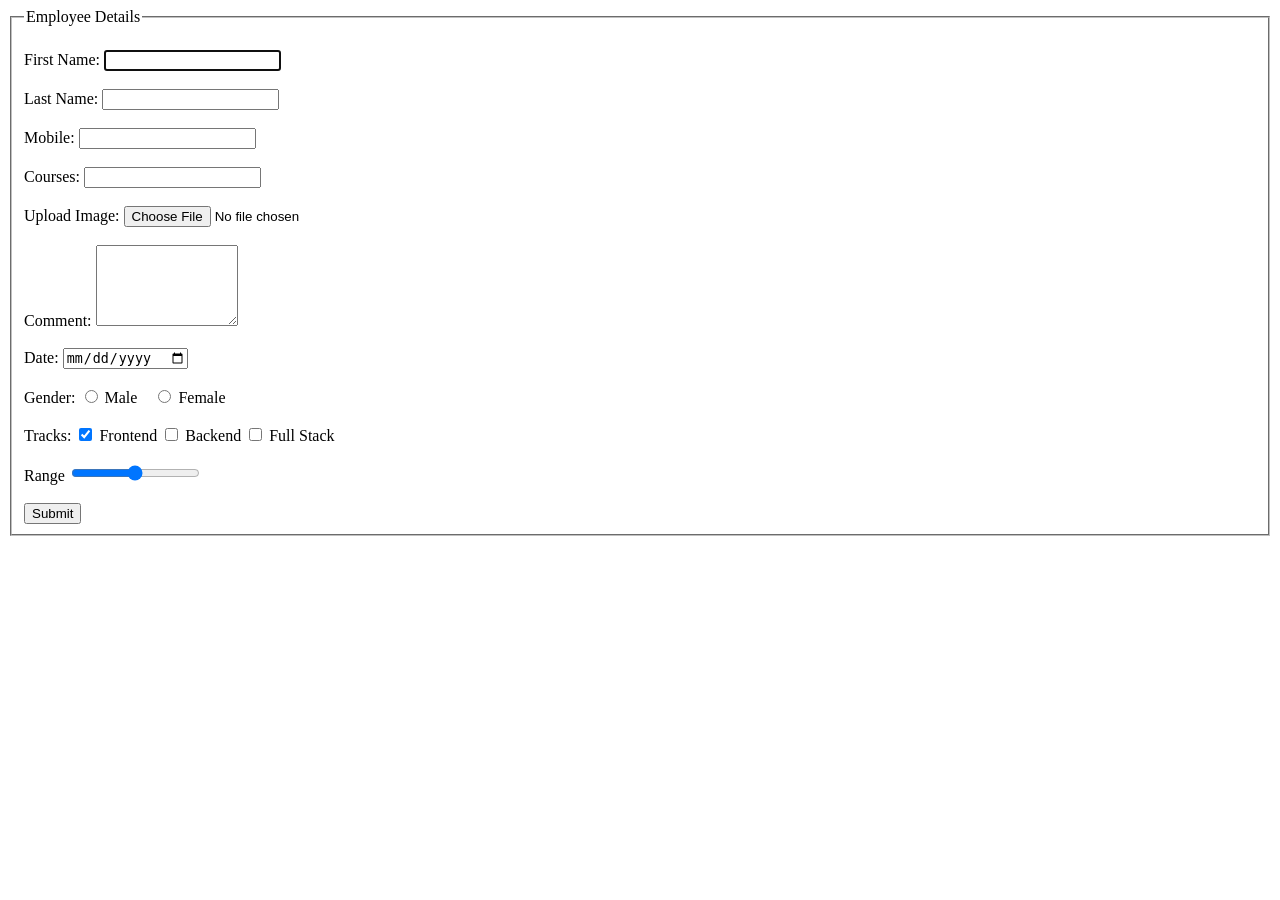
<file: session 2/index.html>
<!DOCTYPE html>
<html lang="en">
<head>
    <meta charset="UTF-8">
    <meta name="viewport" content="width=device-width, initial-scale=1.0">
    <title>Employee Details</title>
</head>
<body>
  <form autocomplete="off" method="post">
    <fieldset>
     <legend>Employee Details</legend>  <br> 

    <div>
        <label for="firstName">First Name: </label>
        <input type="text" id="firstName" name="firstName" required pattern="[A-Za-z]+" title="letters only" autofocus>
    </div><br>
    <div>
        <label for="lastName">Last Name: </label>
         <input type="text" id="lastName" name="lastName" min="5">
    </div><br>     
    <div>
         <label for="num">Mobile: </label>
         <input type="text" name="num" id="num" min="11" max="11" pattern="(010,011,012,015)" title="must start with 010, 011, 012, 015">
    </div><br>
   <div>
      <label for="courses">Courses:</label>
      <input list="coursesList" id="courses" name="courses">
      <datalist id="coursesList">
        <option value="HTML">
        <option value="CSS">
        <option value="JavaScript">
        <option value="React">
        <option value="Node.js">
      </datalist>
    </div><br>
    <div>
        <label for="uploadimg">Upload Image: </label>
        <input type="file" id="uploadimg" name="uploadimg" accept=".png" required>
    </div><br>
    <div>
        <label for="comment">Comment: </label>
        <textarea id="comment" name="comment" cols="15" rows="5" required></textarea>
    </div><br>
    <div>
        <label for="date">Date: </label>
        <input type="date" id="date" name="date" required>
    </div><br>
     <div>
        <label>Gender:</label>
        <label> <input type="radio" name="gender" value="male" required>  Male</label> &nbsp;&nbsp;
        <label><input type="radio" name="gender" value="female" required>  Female</label>
    </div><br>
     <div>
      <label>Tracks: </label>
      <label><input type="checkbox" name="tracks" value="0" checked> Frontend</label>
      <label><input type="checkbox" name="tracks" value="1"> Backend</label>
      <label><input type="checkbox" name="tracks" value="2"> Full Stack</label>
    </div><br>
    <div>
        <label>Range </label>
        <input type="range" id="range" name="range" min="10" max="100">
    </div><br>
    <div> 
            <input type="submit" value="Submit">
    </div>
    </fieldset>
  </form>  

</body>
</html>
</file>
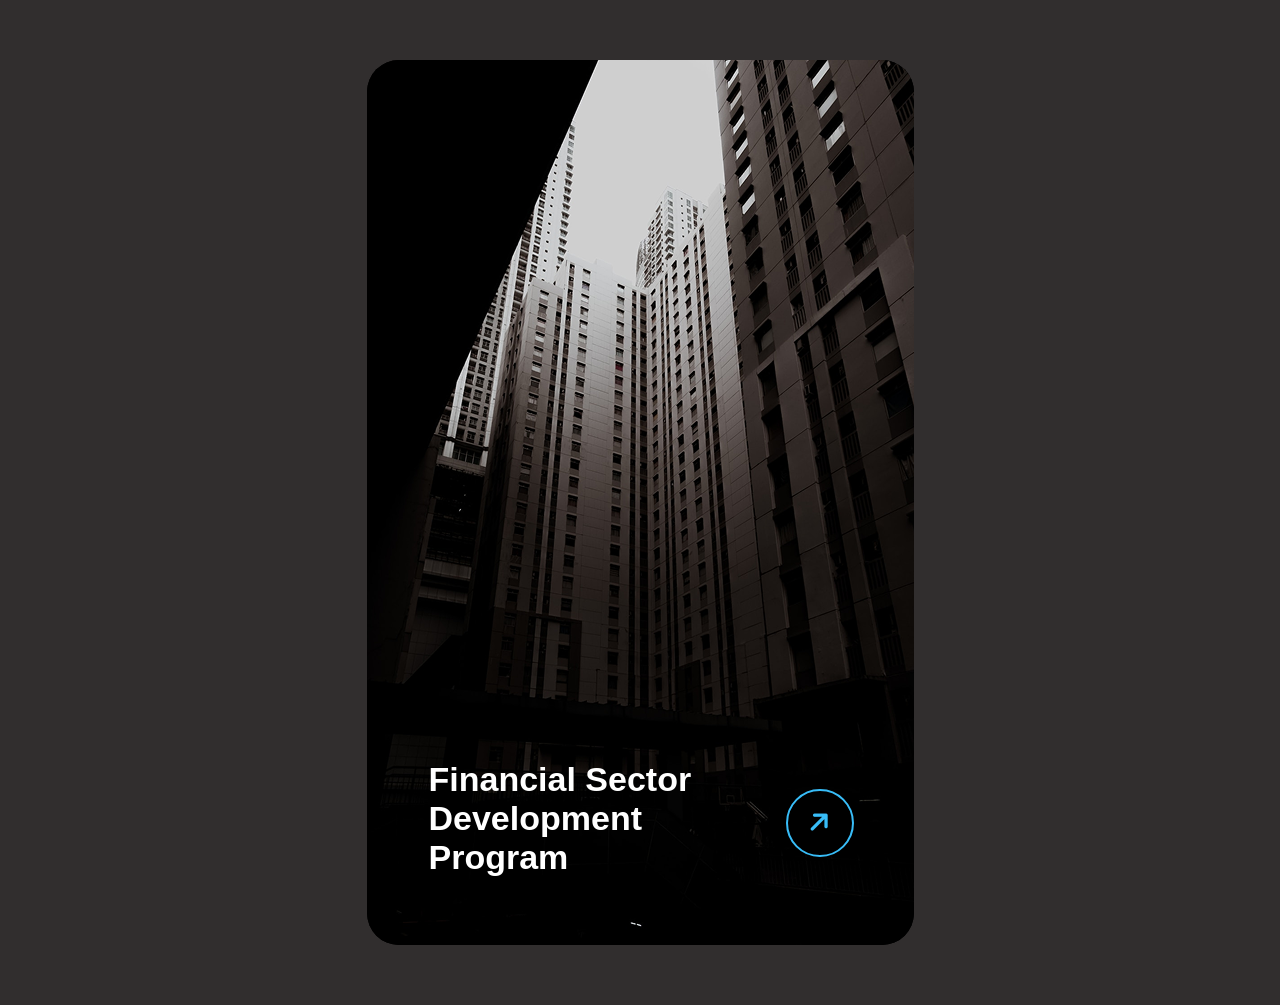
<file: session 8/flip card/index.html>
<!DOCTYPE html>
<html lang="en">
<head>
    <meta charset="UTF-8">
    <meta name="viewport" content="width=device-width, initial-scale=1.0">
    <title>Flip Card</title>
    <link rel="stylesheet" href="https://cdnjs.cloudflare.com/ajax/libs/font-awesome/6.7.2/css/all.min.css">
    <link rel="stylesheet" href="css/style.css">
</head>
<body>

      <section class="container">

        <div class="flip-card">
        <div class="card-inner">

            <div class="card-front">
                <img src="image/front image.png" alt="">

                <h1>Financial Sector Development Program</h1>
 
                <div class="front-arrow-btn">
                    <i class="fa-solid fa-arrow-right"></i>
                </div>
            </div>


            <div class="card-back">
                <img src="image/map icon.png" alt="">

                <h1>Financial Sector Development<br> Program</h1></br>
                <p>The Program aims to develop a diversified and effective financial sector to support the development of the Saudi Arabia's economy.</p>

                <div class="read-more">
                    <a href="#">Read More</a>
                    
                    <div class="back-arrow-btn">
                        <i class="fa-solid fa-arrow-right"></i>
                    </div>
                </div>
            </div>

        </div>
    </div>

 </section>
    
</body>
</html>
</file>
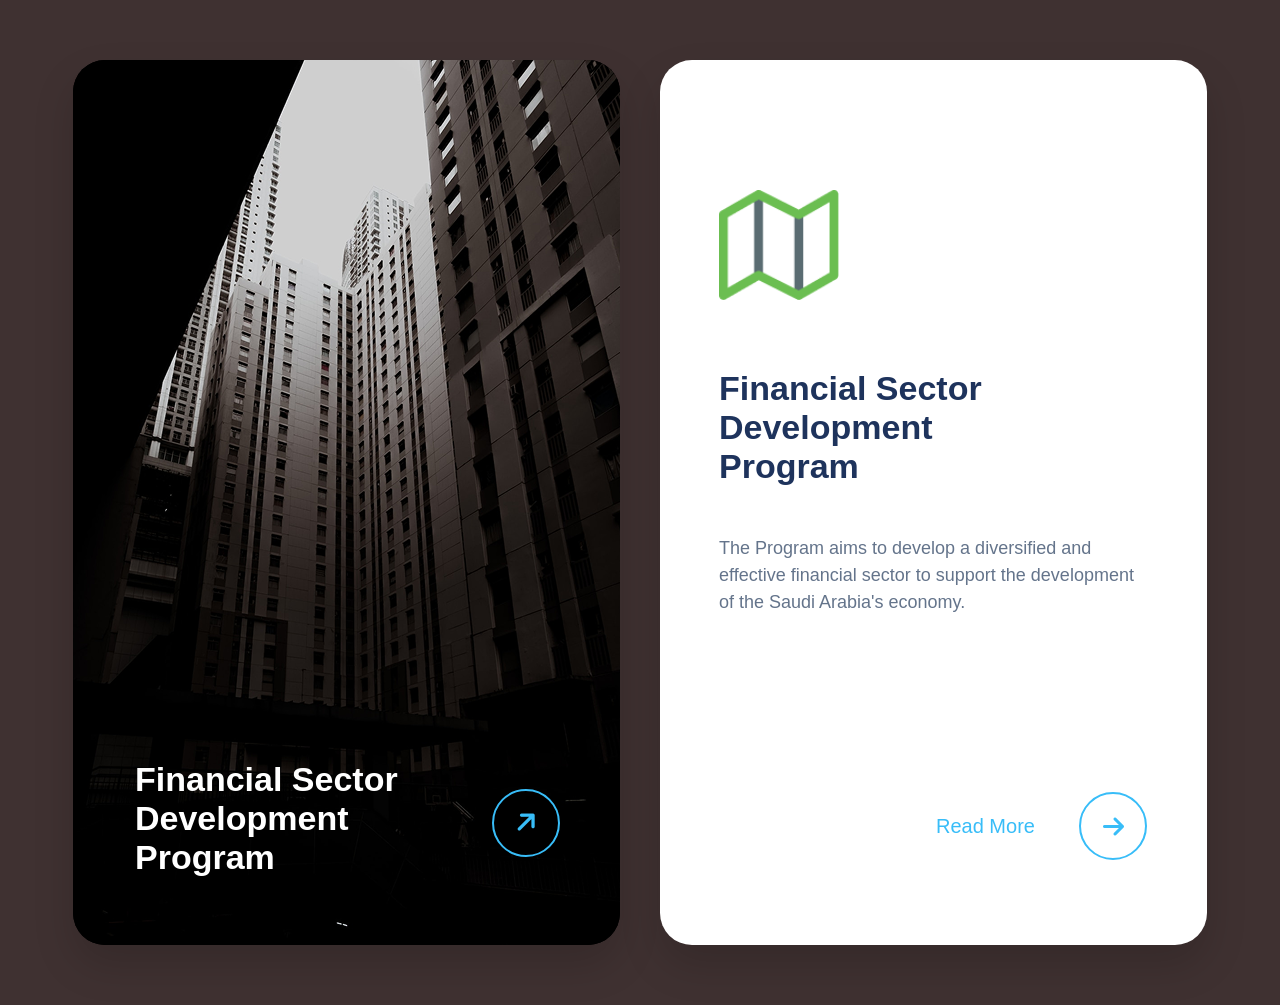
<file: session 8/flip card without animation/index3.html>
<!DOCTYPE html>
<html lang="en">
<head>
    <meta charset="UTF-8">
    <meta name="viewport" content="width=device-width, initial-scale=1.0">
    <title>Flip Card</title>
    <link rel="stylesheet" href="https://cdnjs.cloudflare.com/ajax/libs/font-awesome/6.7.2/css/all.min.css">
    <link rel="stylesheet" href="css/style3.css">
</head>
<body>

       <section class="container">

            <div class="card card-front">
                <img src="image/front image.png" alt="">
                <h1 class="front-title">Financial Sector Development Program</h1>
                
                <div class="front-arrow-btn">
                    <i class="fa-solid fa-arrow-right"></i>
                </div>
            </div>

            <div class="card card-back">
                <img src="image/map icon.png" alt="">
                <h1>Financial Sector Development<br> Program</h1>
                <p>The Program aims to develop a diversified and effective financial sector to support the development of the Saudi Arabia's economy.</p>

                <div class="back-read-more">
                    <span class="read-more-text">Read More</span>
                
                <div class="back-arrow-btn">
                    <i class="fa-solid fa-arrow-right"></i>
                </div>
                </div>
            </div>

        </section>

    
</body>
</html>
</file>
<file: session 8/flip card/css/style.css>
* {
 margin: 0;
 padding: 0;
 box-sizing: border-box;
}

body {
 background-color: rgb(49, 46, 46);
 font-family: sans-serif;
 direction: ltr;
 min-height: 100vh;
 display: flex;
 justify-content: center;
 align-items: center;
 padding: 60px 20px;
 margin: 0;
}

.container {
 width: 100%;
 display: flex;
 justify-content: center;
 align-items: center;
}

.flip-card {
 width: 547px;
 height: 885px;
 position: relative;
 perspective: 1000px;
}

.card-inner {
 width: 100%;
 height: 100%;
 position: relative;
 transition: 1s;
 transform-style: preserve-3d;
 cursor: pointer;
 border-radius: 32px;
}

.flip-card:hover .card-inner {
 transform: rotateY(180deg);
}

.card-front,
.card-back {
 width: 100%;
 height: 100%;
 position: absolute;
 top: 0;
 left: 0;
 border-radius: 32px;
 backface-visibility: hidden;
 overflow: hidden;
 direction: ltr;
}

.card-front {
 background-color: #000;
 color: #ffffff;
}

.card-front img {
 width: 100%;
 height: 100%;
 object-fit: cover;
 position: absolute;
 top: 0;
 left: 0;
}

.card-front h1 {
 position: absolute;
 width: 357px;
 height: 126px;
 top: 700px;
 left: 62px;
 font-size: 34px;
 font-weight: 700;
 line-height: 1.15;
 color: #ffffff;
 z-index: 2;
}

.front-arrow-btn {
 position: absolute;
 width: 68px;
 height: 68px;
 top: 729px;
 left: 419px;
 border: 2px solid #38bdf8;
 border-radius: 50%;
 display: flex;
 justify-content: center;
 align-items: center;
 z-index: 10;
}

.front-arrow-btn i {
 font-size: 26px;
 color: #38bdf8;
 position: relative;
 z-index: 11;
 transform: rotate(-45deg);
 display: inline-block;
}

   /******** back *******/
.card-back {
    background-color: #ffffff;
    color: #1e293b;
    transform: rotateY(180deg);
}

.card-back img {
    position: absolute;
    width: 120px;
    height: 110px;
    top: 130px;
    left: 59px;
    object-fit: contain;
}

.card-back h1 {
    position: absolute;
    width: 386px;
    height: 144px;
    top: 260px;
    left: 59px;
    font-size: 34px;
    font-weight: 700;
    line-height: 1.15;
    color: #1E335C;
}

.card-back p {
    position: absolute;
    width: 428px;
    height: 96px;
    top: 430px;
    left: 59px;
    font-size: 18px;
    line-height: 1.5;
    color: #64748b;
}

.read-more {
    position: absolute;
    width: 211px;
    height: 68px;
    top: 732px;
    left: 276px;
    display: flex;
    align-items: center;
    justify-content: space-between;
}

.read-more a{
    font-size: 20px;
    font-weight: 500;
    color: #38bdf8;
    text-decoration: none;
}


.back-arrow-btn {
    width: 68px;
    height: 68px;
    border: 2px solid #38bdf8;
    border-radius: 50%;
    display: flex;
    justify-content: center;
    align-items: center;
}

.back-arrow-btn i {
    font-size: 24px;
    color: #38bdf8;
}
</file>
<file: session 8/flip card without animation/css/style3.css>
* {
 margin: 0;
 padding: 0;
 box-sizing: border-box;
 }

body {
background-color: rgb(63, 49, 49);
font-family: Arial, Helvetica, sans-serif;
min-height:100vh;
display:flex;
justify-content:center;
align-items:center;
padding:60px 20px;
}

.container {
 width: 100%;
 display: flex;
 justify-content: center;
 align-items: center;
 gap: 40px;
 }

.card {
 width: 547px;
 height: 885px;
 position: relative; 
 border-radius: 32px;
 overflow: hidden;
 box-shadow: 0 20px 40px rgba(0, 0, 0, 0.15);
 direction: ltr;
 }

.card-front {
 background-color: #000;
 color: #ffffff;
 }

.card-front img {
 width: 100%;
 height: 100%;
 object-fit: cover;
 position: absolute;
 top: 0;
 left: 0;
 z-index: 1;
 }

.card-front h1 {
 position: absolute;
 width: 357px;
 height: 126px;
 top: 700px;
 left: 62px;
 font-size: 34px;
 font-weight: 700;
 line-height: 1.15;
 color: #ffffff;
 z-index: 2;
 }

.front-arrow-btn {
 position: absolute;
 width: 68px;
 height: 68px;
 top: 729px;
 left: 419px;
 border: 2px solid #38bdf8;
 border-radius: 50%;
 display: flex;
 justify-content: center;
 align-items: center;
 z-index: 10;
 }

.front-arrow-btn i {
 font-size: 26px;
 color: #38bdf8;
 position: relative;
 z-index: 11;
 transform: rotate(-45deg); 
 display: inline-block;
 }

.card-back {
 background-color: #ffffff;
 color: #1e293b;
 }

.card-back img {
 position: absolute;
 width: 120px;
 height: 110px;
 top: 130px;
 left: 59px;
 object-fit: contain;
 }

.card-back h1 {
 position: absolute;
 width: 386px;
 height: 144px;
 top: 309px;
 left: 59px;
 font-size: 34px;
 font-weight: 700;
 line-height: 1.15;
 color: #1E335C;
 }

.card-back p {
 position: absolute;
 width: 428px;
 height: 96px;
 top: 475px;
 left: 59px;
 font-size: 18px;
 line-height: 1.5;
 color: #64748b;
 }

.back-read-more {
 position: absolute;
 width: 211px;
 height: 68px;
 top: 732px;
 left: 276px;
 display: flex;
 align-items: center;
 justify-content: space-between;
 }

.read-more-text {
 font-size: 20px;
 font-weight: 500;
 color: #38bdf8;
 }

.back-arrow-btn {
 width: 68px;
 height: 68px;
 border: 2px solid #38bdf8;
 border-radius: 50%;
 display: flex;
 justify-content: center;
 align-items: center;
 }

.back-arrow-btn i {
 font-size: 24px;
 color: #38bdf8;
 }
</file>
